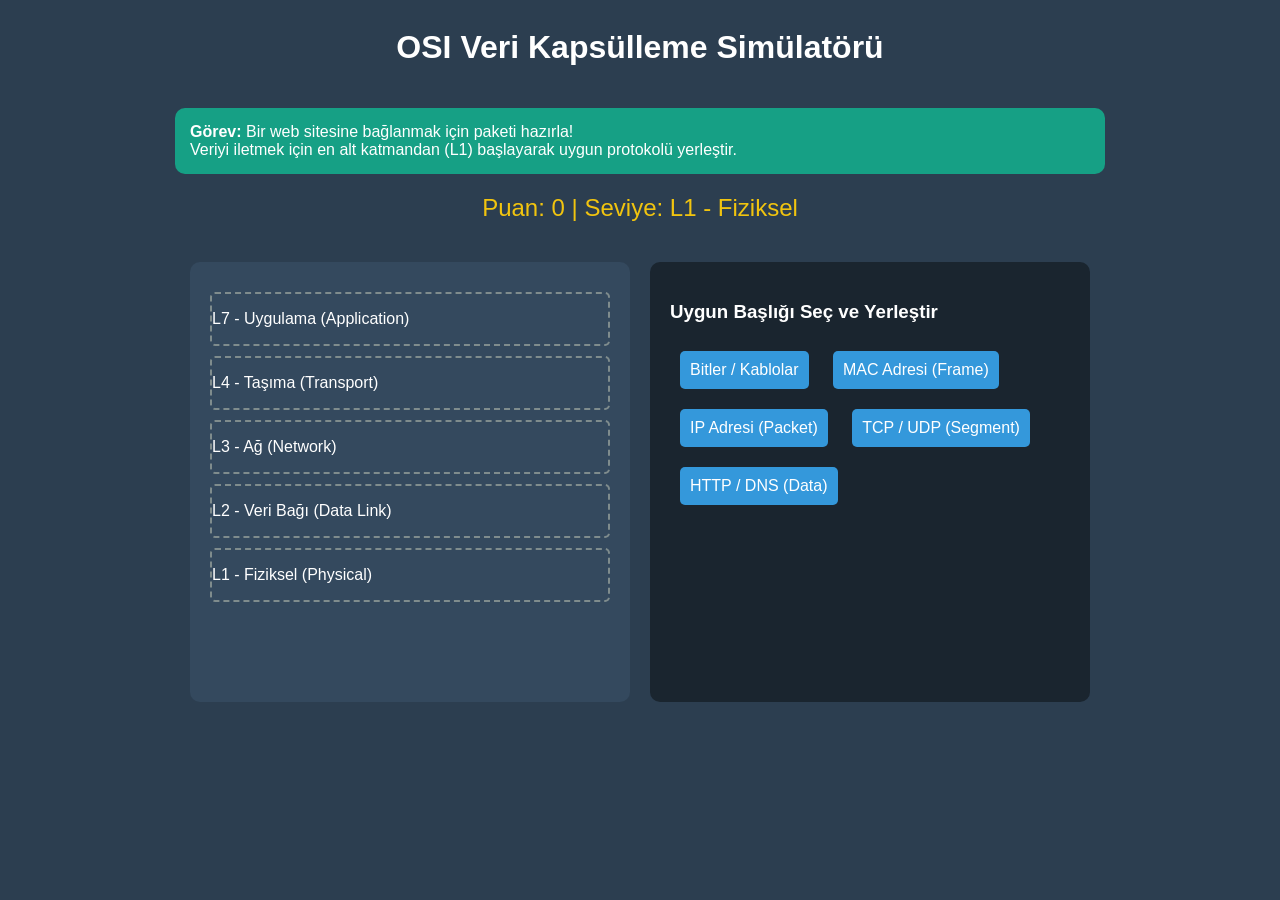
<file: index.html>
﻿<!DOCTYPE html>
<html lang="tr">
<head>
<meta charset="UTF-8">
<title>OSI Katman Eğitmeni</title>

<style>
:root {
  --primary: #3498db;
  --success: #2ecc71;
  --error: #e74c3c;
  --dark: #2c3e50;
}

body {
  font-family: "Segoe UI", sans-serif;
  background: var(--dark);
  color: white;
  display: flex;
  flex-direction: column;
  align-items: center;
}

#game-container {
  display: flex;
  gap: 20px;
  margin-top: 20px;
  width: 900px;
}

/* Sol taraf */
.stack {
  flex: 1;
  background: #34495e;
  padding: 20px;
  border-radius: 10px;
  min-height: 400px;
}

.layer-slot {
  border: 2px dashed #7f8c8d;
  height: 50px;
  margin: 10px 0;
  border-radius: 5px;
  display: flex;
  align-items: center;
}

.filled {
  background: var(--success);
  border-style: solid;
}

/* Sağ taraf */
.toolbox {
  flex: 1;
  background: #1a252f;
  padding: 20px;
  border-radius: 10px;
}

.header-card {
  background: var(--primary);
  padding: 10px;
  margin: 10px;
  border-radius: 5px;
  cursor: grab;
  display: inline-block;
}

#info-panel {
  width: 900px;
  background: #16a085;
  padding: 15px;
  margin-top: 20px;
  border-radius: 10px;
}

.score-board {
  font-size: 1.5rem;
  margin: 20px;
  color: #f1c40f;
}
</style>
</head>

<body>

<h1>OSI Veri Kapsülleme Simülatörü</h1>

<div id="info-panel">
  <strong>Görev:</strong> Bir web sitesine bağlanmak için paketi hazırla!<br>
  <span id="instruction">
    Veriyi iletmek için en alt katmandan (L1) başlayarak uygun protokolü yerleştir.
  </span>
</div>

<div class="score-board">
  Puan: <span id="score">0</span> |
  Seviye: <span id="level">L1 - Fiziksel</span>
</div>

<div id="game-container">

  <div class="stack" id="osi-stack">
    <div class="layer-slot" data-layer="7">L7 - Uygulama (Application)</div>
    <div class="layer-slot" data-layer="4">L4 - Taşıma (Transport)</div>
    <div class="layer-slot" data-layer="3">L3 - Ağ (Network)</div>
    <div class="layer-slot" data-layer="2">L2 - Veri Bağı (Data Link)</div>
    <div class="layer-slot" data-layer="1">L1 - Fiziksel (Physical)</div>
  </div>

  <div class="toolbox">
    <h3>Uygun Başlığı Seç ve Yerleştir</h3>

    <div class="header-card" draggable="true" ondragstart="drag(event)" id="h-bits">
      Bitler / Kablolar
    </div>

    <div class="header-card" draggable="true" ondragstart="drag(event)" id="h-mac">
      MAC Adresi (Frame)
    </div>

    <div class="header-card" draggable="true" ondragstart="drag(event)" id="h-ip">
      IP Adresi (Packet)
    </div>

    <div class="header-card" draggable="true" ondragstart="drag(event)" id="h-tcp">
      TCP / UDP (Segment)
    </div>

    <div class="header-card" draggable="true" ondragstart="drag(event)" id="h-http">
      HTTP / DNS (Data)
    </div>

  </div>

</div>

<script>

let score = 0;
let currentStep = 1;

const correctMapping = {
  1: "h-bits",
  2: "h-mac",
  3: "h-ip",
  4: "h-tcp",
  7: "h-http"
};

const descriptions = {
  1: "L1 tamam! Sinyaller elektrik/ışık olarak hazır.",
  2: "L2 tamam! Yerel ağdaki MAC adresleri eklendi.",
  3: "L3 tamam! Internet rotası için IP başlığı eklendi.",
  4: "L4 tamam! Portlar (80, 443) ve hata kontrol sağlandı.",
  7: "L7 tamam! Kullanıcı verisi (HTTP) paketlendi. Veri gönderiliyor!"
};

// sürükle
function drag(ev) {
  ev.dataTransfer.setData("text", ev.target.id);
}

// bırakma
document.querySelectorAll('.layer-slot').forEach(slot => {

  slot.ondragover = (e) => e.preventDefault();

  slot.ondrop = function(ev) {
    ev.preventDefault();

    const data = ev.dataTransfer.getData("text");
    const layerNum = parseInt(this.getAttribute("data-layer"));

    if (layerNum === currentStep && correctMapping[layerNum] === data) {

      this.classList.add("filled");
      this.innerText = document.getElementById(data).innerText + " ✔";

      score += 20;
      document.getElementById("score").innerText = score;

      document.getElementById("instruction").innerText =
        descriptions[currentStep];

      if (currentStep === 4) {
        currentStep = 7;
      } else if (currentStep === 7) {
        alert("TEBRİKLER! Veri paketini başarıyla kapsüllediniz ve ağa gönderdiniz.");
        resetGame();
      } else {
        currentStep++;
      }

      document.getElementById("level").innerText = "L" + currentStep;

    } else {
      alert("Yanlış Katman! OSI modeline göre sıralama hatalı.");
      score = Math.max(0, score - 10);
      document.getElementById("score").innerText = score;
    }
  };
});

function resetGame() {
  location.reload();
}

</script>

</body>
</html>
</file>
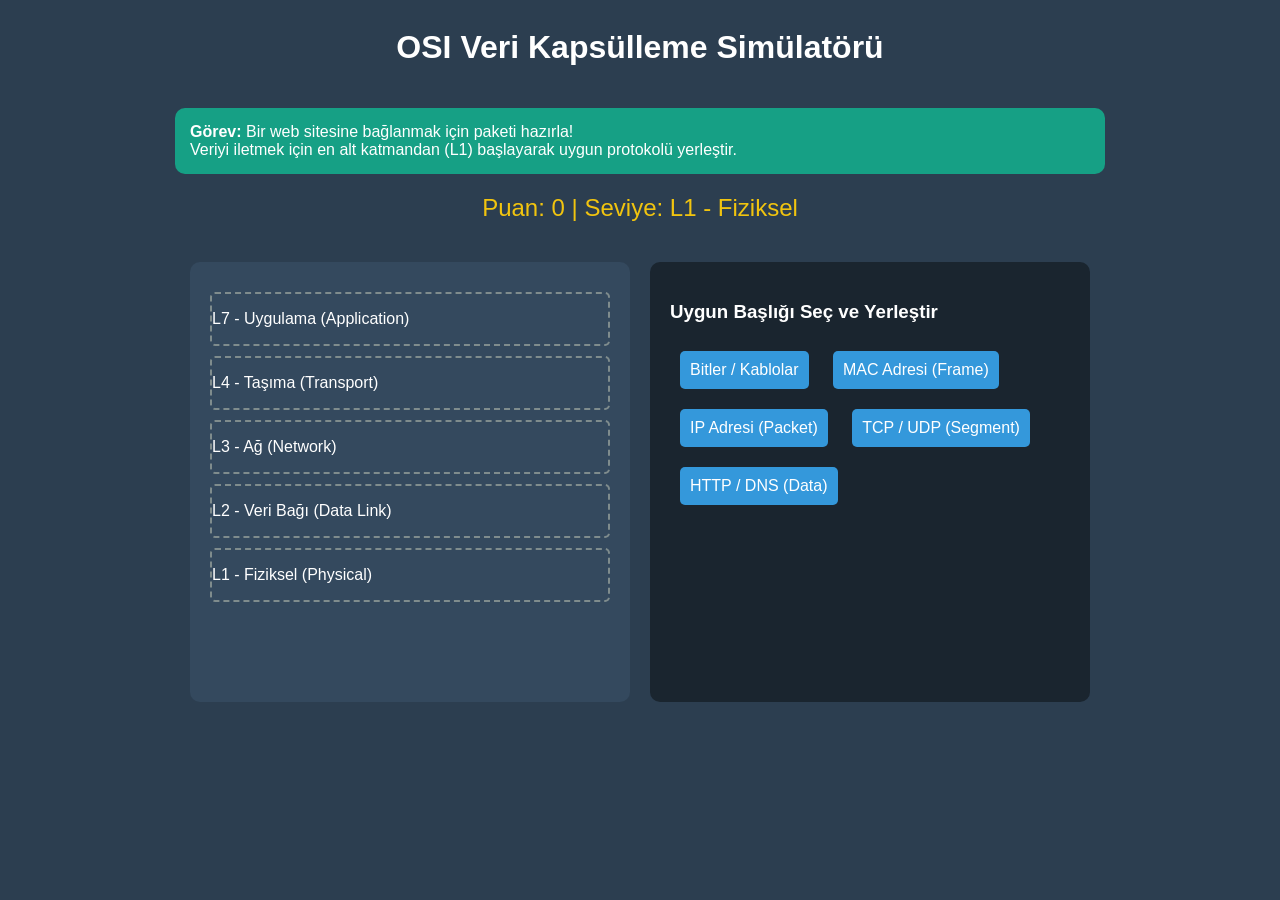
<file: Oyun (üretken yapay zeka)/index.html>
<!DOCTYPE html>
<html lang="tr">
<head>
<meta charset="UTF-8">
<title>OSI Katman Eğitmeni</title>

<style>
:root {
  --primary: #3498db;
  --success: #2ecc71;
  --error: #e74c3c;
  --dark: #2c3e50;
}

body {
  font-family: "Segoe UI", sans-serif;
  background: var(--dark);
  color: white;
  display: flex;
  flex-direction: column;
  align-items: center;
}

#game-container {
  display: flex;
  gap: 20px;
  margin-top: 20px;
  width: 900px;
}

/* Sol taraf */
.stack {
  flex: 1;
  background: #34495e;
  padding: 20px;
  border-radius: 10px;
  min-height: 400px;
}

.layer-slot {
  border: 2px dashed #7f8c8d;
  height: 50px;
  margin: 10px 0;
  border-radius: 5px;
  display: flex;
  align-items: center;
}

.filled {
  background: var(--success);
  border-style: solid;
}

/* Sağ taraf */
.toolbox {
  flex: 1;
  background: #1a252f;
  padding: 20px;
  border-radius: 10px;
}

.header-card {
  background: var(--primary);
  padding: 10px;
  margin: 10px;
  border-radius: 5px;
  cursor: grab;
  display: inline-block;
}

#info-panel {
  width: 900px;
  background: #16a085;
  padding: 15px;
  margin-top: 20px;
  border-radius: 10px;
}

.score-board {
  font-size: 1.5rem;
  margin: 20px;
  color: #f1c40f;
}
</style>
</head>

<body>

<h1>OSI Veri Kapsülleme Simülatörü</h1>

<div id="info-panel">
  <strong>Görev:</strong> Bir web sitesine bağlanmak için paketi hazırla!<br>
  <span id="instruction">
    Veriyi iletmek için en alt katmandan (L1) başlayarak uygun protokolü yerleştir.
  </span>
</div>

<div class="score-board">
  Puan: <span id="score">0</span> |
  Seviye: <span id="level">L1 - Fiziksel</span>
</div>

<div id="game-container">

  <div class="stack" id="osi-stack">
    <div class="layer-slot" data-layer="7">L7 - Uygulama (Application)</div>
    <div class="layer-slot" data-layer="4">L4 - Taşıma (Transport)</div>
    <div class="layer-slot" data-layer="3">L3 - Ağ (Network)</div>
    <div class="layer-slot" data-layer="2">L2 - Veri Bağı (Data Link)</div>
    <div class="layer-slot" data-layer="1">L1 - Fiziksel (Physical)</div>
  </div>

  <div class="toolbox">
    <h3>Uygun Başlığı Seç ve Yerleştir</h3>

    <div class="header-card" draggable="true" ondragstart="drag(event)" id="h-bits">
      Bitler / Kablolar
    </div>

    <div class="header-card" draggable="true" ondragstart="drag(event)" id="h-mac">
      MAC Adresi (Frame)
    </div>

    <div class="header-card" draggable="true" ondragstart="drag(event)" id="h-ip">
      IP Adresi (Packet)
    </div>

    <div class="header-card" draggable="true" ondragstart="drag(event)" id="h-tcp">
      TCP / UDP (Segment)
    </div>

    <div class="header-card" draggable="true" ondragstart="drag(event)" id="h-http">
      HTTP / DNS (Data)
    </div>

  </div>

</div>

<script>

let score = 0;
let currentStep = 1;

const correctMapping = {
  1: "h-bits",
  2: "h-mac",
  3: "h-ip",
  4: "h-tcp",
  7: "h-http"
};

const descriptions = {
  1: "L1 tamam! Sinyaller elektrik/ışık olarak hazır.",
  2: "L2 tamam! Yerel ağdaki MAC adresleri eklendi.",
  3: "L3 tamam! Internet rotası için IP başlığı eklendi.",
  4: "L4 tamam! Portlar (80, 443) ve hata kontrol sağlandı.",
  7: "L7 tamam! Kullanıcı verisi (HTTP) paketlendi. Veri gönderiliyor!"
};

// sürükle
function drag(ev) {
  ev.dataTransfer.setData("text", ev.target.id);
}

// bırakma
document.querySelectorAll('.layer-slot').forEach(slot => {

  slot.ondragover = (e) => e.preventDefault();

  slot.ondrop = function(ev) {
    ev.preventDefault();

    const data = ev.dataTransfer.getData("text");
    const layerNum = parseInt(this.getAttribute("data-layer"));

    if (layerNum === currentStep && correctMapping[layerNum] === data) {

      this.classList.add("filled");
      this.innerText = document.getElementById(data).innerText + " ✔";

      score += 20;
      document.getElementById("score").innerText = score;

      document.getElementById("instruction").innerText =
        descriptions[currentStep];

      if (currentStep === 4) {
        currentStep = 7;
      } else if (currentStep === 7) {
        alert("TEBRİKLER! Veri paketini başarıyla kapsüllediniz ve ağa gönderdiniz.");
        resetGame();
      } else {
        currentStep++;
      }

      document.getElementById("level").innerText = "L" + currentStep;

    } else {
      alert("Yanlış Katman! OSI modeline göre sıralama hatalı.");
      score = Math.max(0, score - 10);
      document.getElementById("score").innerText = score;
    }
  };
});

function resetGame() {
  location.reload();
}

</script>

</body>
</html>
</file>
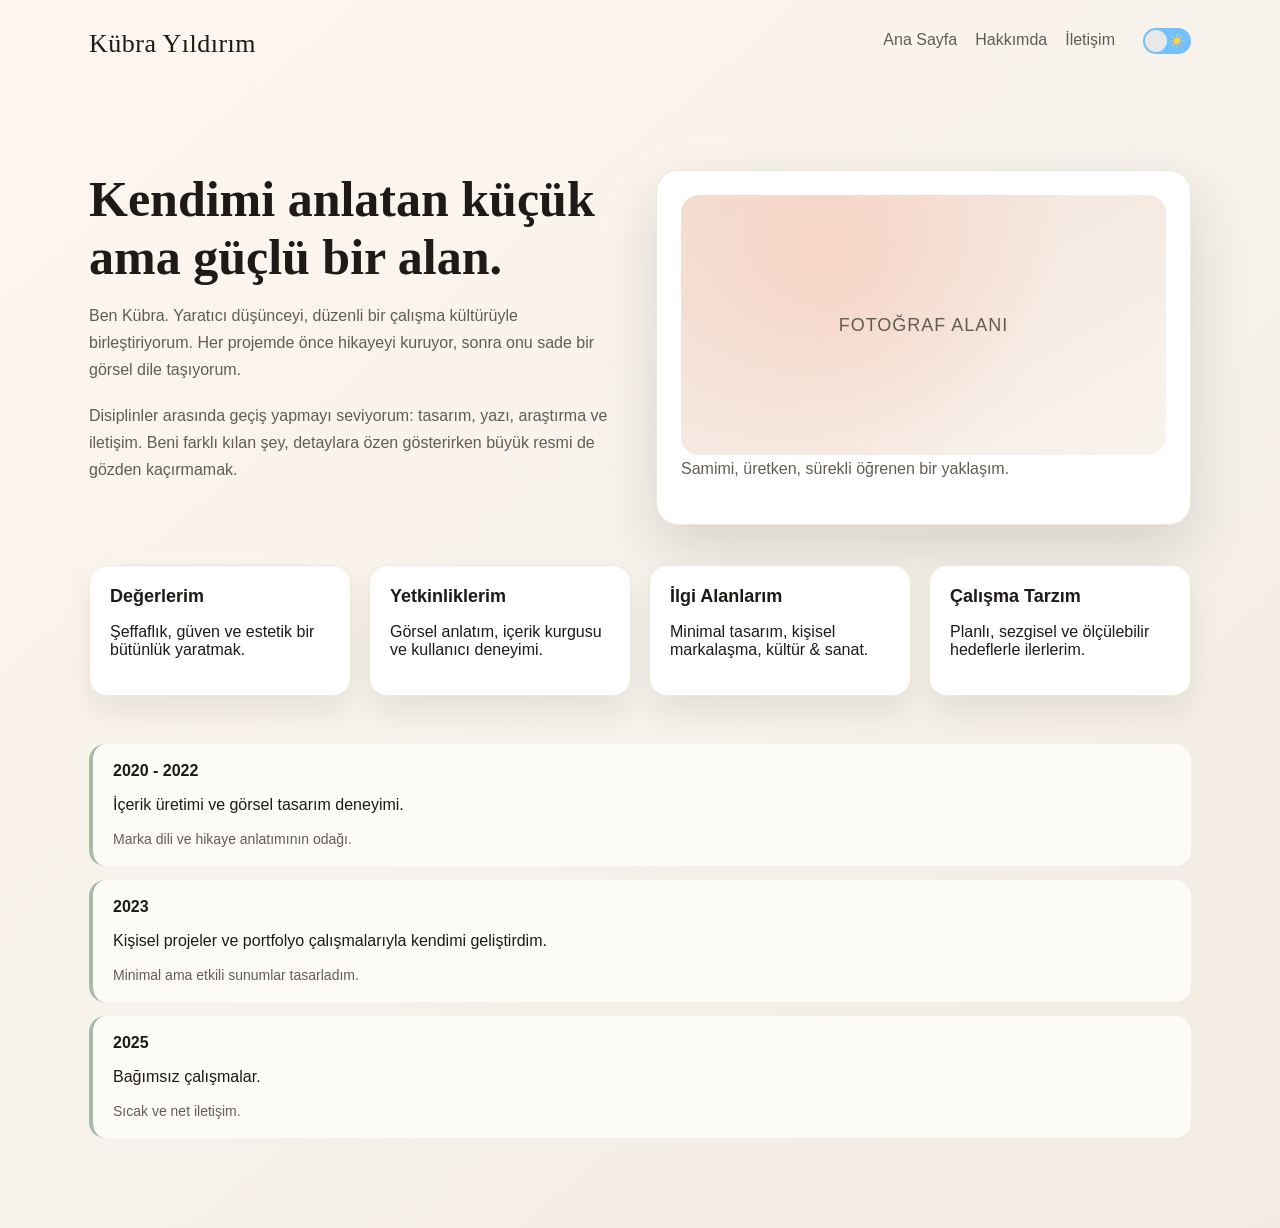
<file: about.html>
﻿<!doctype html>
<html lang="tr">
  <head>
    <meta charset="utf-8" />
    <meta name="viewport" content="width=device-width, initial-scale=1" />
    <meta
      name="description"
      content="Kübra hakkımda. Yolculuk, değerler ve yetkinlikler."
    />
    <meta name="author" content="Kübra" />
    <meta name="robots" content="index, follow" />
    <meta name="theme-color" content="#f6f1ea" />
    <meta property="og:title" content="Kübra | Hakkımda" />
    <meta
      property="og:description"
      content="Kübra hakkımda. Yolculuk, değerler ve yetkinlikler."
    />
    <meta property="og:type" content="website" />
    <meta property="og:locale" content="tr_TR" />
    <meta property="og:site_name" content="Kübra" />
    <title>Kübra | Hakkımda</title>
    <link rel="stylesheet" href="style.css" />
    <script src="script.js" defer></script>
  </head>
  <body class="about">
    <div class="page">
      <header>
        <div class="logo">Kübra Yıldırım</div>
        <div class="header-actions">
          <nav>
            <a href="index.html">Ana Sayfa</a>
            <a href="about.html">Hakkımda</a>
            <a href="contact.html">İletişim</a>
          </nav>
          <!-- From Uiverse.io by andrew-demchenk0 -->
          <label class="switch">
            <span class="sun"
              ><svg xmlns="http://www.w3.org/2000/svg" viewBox="0 0 24 24">
                <g fill="#ffd43b">
                  <circle r="5" cy="12" cx="12"></circle>
                  <path
                    d="m21 13h-1a1 1 0 0 1 0-2h1a1 1 0 0 1 0 2zm-17 0h-1a1 1 0 0 1 0-2h1a1 1 0 0 1 0 2zm13.66-5.66a1 1 0 0 1 -.66-.29 1 1 0 0 1 0-1.41l.71-.71a1 1 0 1 1 1.41 1.41l-.71.71a1 1 0 0 1 -.75.29zm-12.02 12.02a1 1 0 0 1 -.71-.29 1 1 0 0 1 0-1.41l.71-.66a1 1 0 0 1 1.41 1.41l-.71.71a1 1 0 0 1 -.7.24zm6.36-14.36a1 1 0 0 1 -1-1v-1a1 1 0 0 1 2 0v1a1 1 0 0 1 -1 1zm0 17a1 1 0 0 1 -1-1v-1a1 1 0 0 1 2 0v1a1 1 0 0 1 -1 1zm-5.66-14.66a1 1 0 0 1 -.7-.29l-.71-.71a1 1 0 0 1 1.41-1.41l.71.71a1 1 0 0 1 0 1.41 1 1 0 0 1 -.71.29zm12.02 12.02a1 1 0 0 1 -.7-.29l-.66-.71a1 1 0 0 1 1.36-1.36l.71.71a1 1 0 0 1 0 1.41 1 1 0 0 1 -.71.24z"
                  ></path>
                </g></svg
            ></span>
            <span class="moon"
              ><svg xmlns="http://www.w3.org/2000/svg" viewBox="0 0 384 512">
                <path
                  d="m223.5 32c-123.5 0-223.5 100.3-223.5 224s100 224 223.5 224c60.6 0 115.5-24.2 155.8-63.4 5-4.9 6.3-12.5 3.1-18.7s-10.1-9.7-17-8.5c-9.8 1.7-19.8 2.6-30.1 2.6-96.9 0-175.5-78.8-175.5-176 0-65.8 36-123.1 89.3-153.3 6.1-3.5 9.2-10.5 7.7-17.3s-7.3-11.9-14.3-12.5c-6.3-.5-12.6-.8-19-.8z"
                ></path></svg
            ></span>
            <input type="checkbox" class="input" aria-label="Tema değiştir" />
            <span class="slider"></span>
          </label>
        </div>
      </header>

      <section class="intro fade-in">
        <div>
          <h1>Kendimi anlatan küçük ama güçlü bir alan.</h1>
          <p>
            Ben Kübra. Yaratıcı düşünceyi, düzenli bir çalışma kültürüyle birleştiriyorum.
            Her projemde önce hikayeyi kuruyor, sonra onu sade bir görsel dile taşıyorum.
          </p>
          <p>
            Disiplinler arasında geçiş yapmayı seviyorum: tasarım, yazı, araştırma ve
            iletişim. Beni farklı kılan şey, detaylara özen gösterirken büyük resmi de
            gözden kaçırmamak.
          </p>
        </div>
        <div class="portrait">
          <div class="shape">FOTOĞRAF ALANI</div>
          <p>Samimi, üretken, sürekli öğrenen bir yaklaşım.</p>
        </div>
      </section>

      <section class="cards fade-in">
        <div class="card">
          <h4>Değerlerim</h4>
          <p>Şeffaflık, güven ve estetik bir bütünlük yaratmak.</p>
        </div>
        <div class="card">
          <h4>Yetkinliklerim</h4>
          <p>Görsel anlatım, içerik kurgusu ve kullanıcı deneyimi.</p>
        </div>
        <div class="card">
          <h4>İlgi Alanlarım</h4>
          <p>Minimal tasarım, kişisel markalaşma, kültür &amp; sanat.</p>
        </div>
        <div class="card">
          <h4>Çalışma Tarzım</h4>
          <p>Planlı, sezgisel ve ölçülebilir hedeflerle ilerlerim.</p>
        </div>
      </section>

      <section class="timeline fade-in">
        <div class="timeline-item">
          <strong>2020 - 2022</strong>
          <p>İçerik üretimi ve görsel tasarım deneyimi.</p>
          <span>Marka dili ve hikaye anlatımının odağı.</span>
        </div>
        <div class="timeline-item">
          <strong>2023</strong>
          <p>Kişisel projeler ve portfolyo çalışmalarıyla kendimi geliştirdim.</p>
          <span>Minimal ama etkili sunumlar tasarladım.</span>
        </div>
        <div class="timeline-item">
          <strong>2025</strong>
          <p>Bağımsız çalışmalar.</p>
          <span>Sıcak ve net iletişim.</span>
        </div>
      </section>
    </div>
  </body>
</html>
</file>
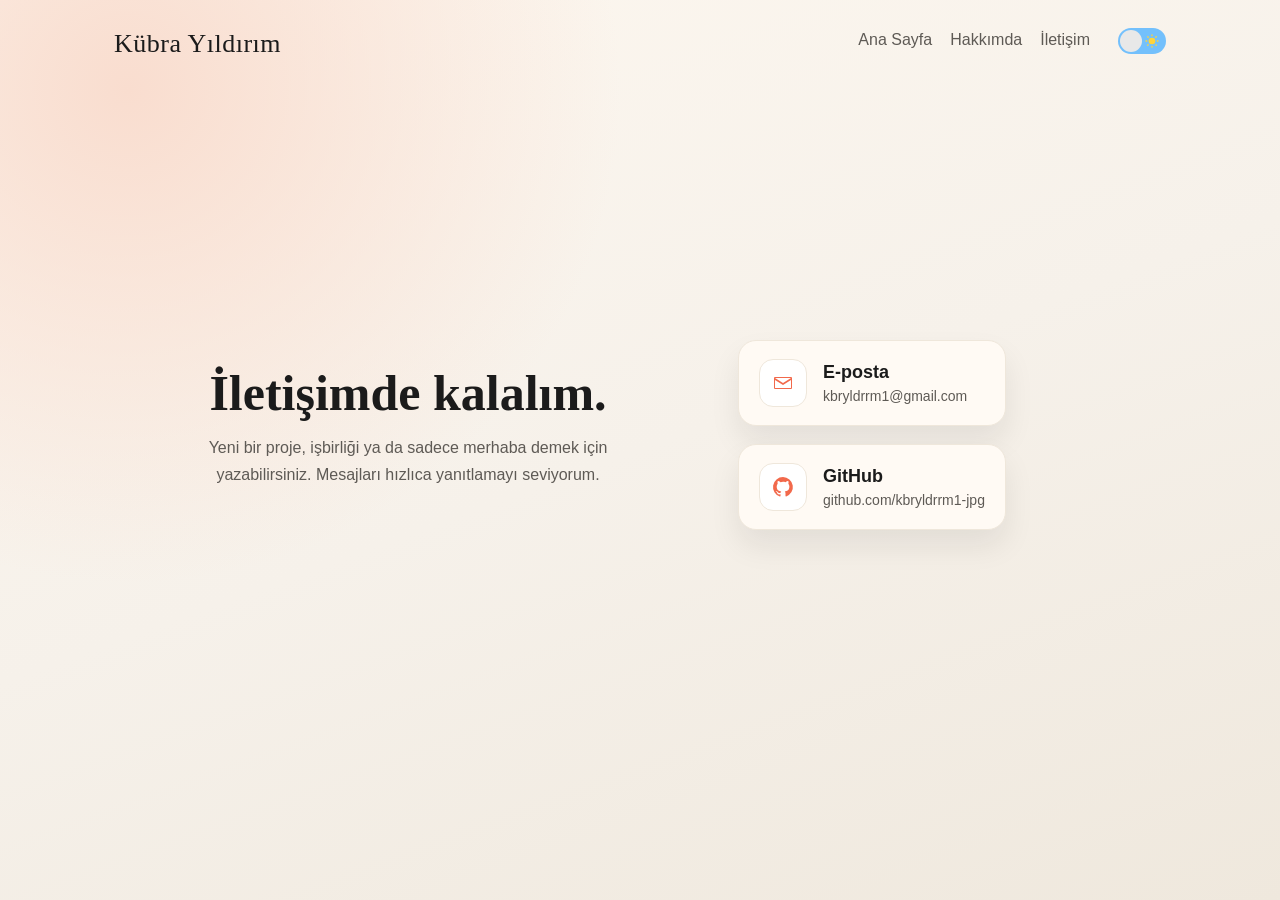
<file: contact.html>
﻿<!doctype html>
<html lang="tr">
  <head>
    <meta charset="utf-8" />
    <meta name="viewport" content="width=device-width, initial-scale=1" />
    <meta
      name="description"
      content="Kübra iletişim. Proje ve işbirliği için ulaşın."
    />
    <meta name="author" content="Kübra" />
    <meta name="robots" content="index, follow" />
    <meta name="theme-color" content="#f6f1ea" />
    <meta property="og:title" content="Kübra | İletişim" />
    <meta
      property="og:description"
      content="Kübra iletişim. Proje ve işbirliği için ulaşın."
    />
    <meta property="og:type" content="website" />
    <meta property="og:locale" content="tr_TR" />
    <meta property="og:site_name" content="Kübra" />
    <title>Kübra | İletişim</title>
    <link rel="stylesheet" href="style.css" />
    <script src="script.js" defer></script>
  </head>
  <body class="contact">
    <div class="page">
      <header>
        <div class="logo">Kübra Yıldırım</div>
        <div class="header-actions">
          <nav>
            <a href="index.html">Ana Sayfa</a>
            <a href="about.html">Hakkımda</a>
            <a href="contact.html">İletişim</a>
          </nav>
          <label class="switch">
            <span class="sun"
              ><svg xmlns="http://www.w3.org/2000/svg" viewBox="0 0 24 24">
                <g fill="#ffd43b">
                  <circle r="5" cy="12" cx="12"></circle>
                  <path
                    d="m21 13h-1a1 1 0 0 1 0-2h1a1 1 0 0 1 0 2zm-17 0h-1a1 1 0 0 1 0-2h1a1 1 0 0 1 0 2zm13.66-5.66a1 1 0 0 1 -.66-.29 1 1 0 0 1 0-1.41l.71-.71a1 1 0 1 1 1.41 1.41l-.71.71a1 1 0 0 1 -.75.29zm-12.02 12.02a1 1 0 0 1 -.71-.29 1 1 0 0 1 0-1.41l.71-.66a1 1 0 0 1 1.41 1.41l-.71.71a1 1 0 0 1 -.7.24zm6.36-14.36a1 1 0 0 1 -1-1v-1a1 1 0 0 1 2 0v1a1 1 0 0 1 -1 1zm0 17a1 1 0 0 1 -1-1v-1a1 1 0 0 1 2 0v1a1 1 0 0 1 -1 1zm-5.66-14.66a1 1 0 0 1 -.7-.29l-.71-.71a1 1 0 0 1 1.41-1.41l.71.71a1 1 0 0 1 0 1.41 1 1 0 0 1 -.71.29zm12.02 12.02a1 1 0 0 1 -.7-.29l-.66-.71a1 1 0 0 1 1.36-1.36l.71.71a1 1 0 0 1 0 1.41 1 1 0 0 1 -.71.24z"
                  ></path>
                </g></svg
            ></span>
            <span class="moon"
              ><svg xmlns="http://www.w3.org/2000/svg" viewBox="0 0 384 512">
                <path
                  d="m223.5 32c-123.5 0-223.5 100.3-223.5 224s100 224 223.5 224c60.6 0 115.5-24.2 155.8-63.4 5-4.9 6.3-12.5 3.1-18.7s-10.1-9.7-17-8.5c-9.8 1.7-19.8 2.6-30.1 2.6-96.9 0-175.5-78.8-175.5-176 0-65.8 36-123.1 89.3-153.3 6.1-3.5 9.2-10.5 7.7-17.3s-7.3-11.9-14.3-12.5c-6.3-.5-12.6-.8-19-.8z"
                ></path></svg
            ></span>
            <input type="checkbox" class="input" aria-label="Tema değiştir" />
            <span class="slider"></span>
          </label>
        </div>
      </header>

      <section class="contact fade-in">
        <div>
          <h1>İletişimde kalalım.</h1>
          <p>
            Yeni bir proje, işbirliği ya da sadece merhaba demek için yazabilirsiniz.
            Mesajları hızlıca yanıtlamayı seviyorum.
          </p>
        </div>
        <div class="contact-links">
          <a class="contact-link" href="mailto:kbryldrrm1@gmail.com" aria-label="E-posta gönder">
            <span class="icon" aria-hidden="true">
              <svg viewBox="0 0 24 24" role="img" focusable="false">
                <path
                  d="M4 6h16a1 1 0 0 1 1 1v10a1 1 0 0 1-1 1H4a1 1 0 0 1-1-1V7a1 1 0 0 1 1-1Zm8 6 8-5H4l8 5Zm-8 5h16V9l-8 5-8-5v8Z"
                  fill="currentColor"
                />
              </svg>
            </span>
            <span>
              <strong>E-posta</strong>
              <span>kbryldrrm1@gmail.com</span>
            </span>
          </a>
          <a
            class="contact-link"
            href="https://github.com/kbryldrrm1-jpg"
            target="_blank"
            rel="noreferrer"
            aria-label="GitHub profilini aç"
          >
            <span class="icon" aria-hidden="true">
              <svg viewBox="0 0 24 24" role="img" focusable="false">
                <path
                  d="M12 2a10 10 0 0 0-3.16 19.49c.5.1.68-.22.68-.48v-1.7c-2.77.6-3.35-1.33-3.35-1.33-.45-1.16-1.1-1.47-1.1-1.47-.9-.63.07-.62.07-.62 1 .08 1.52 1.03 1.52 1.03.9 1.53 2.36 1.09 2.94.84.1-.66.35-1.09.64-1.34-2.21-.25-4.54-1.11-4.54-4.95 0-1.1.39-2 1.02-2.71-.1-.25-.45-1.27.1-2.65 0 0 .84-.27 2.75 1.03A9.56 9.56 0 0 1 12 6.8c.85 0 1.7.12 2.5.35 1.9-1.3 2.75-1.03 2.75-1.03.55 1.38.2 2.4.1 2.65.63.7 1.02 1.6 1.02 2.71 0 3.85-2.34 4.7-4.56 4.95.36.3.69.9.69 1.82v2.7c0 .26.18.59.69.48A10 10 0 0 0 12 2Z"
                  fill="currentColor"
                />
              </svg>
            </span>
            <span>
              <strong>GitHub</strong>
              <span>github.com/kbryldrrm1-jpg</span>
            </span>
          </a>
        </div>
      </section>
    </div>
  </body>
</html>
</file>
<file: style.css>
:root {
        color-scheme: light;
        --ink: #1b1b1b;
        --muted: #5b5b5b;
        --bg: #f7f2ea;
        --card: #ffffff;
        --accent: #f2694b;
        --accent-dark: #d9492c;
        --sage: #9bb79c;
        --shadow: 0 24px 60px rgba(27, 27, 27, 0.12);
        --page-bg: radial-gradient(circle at top left, #fff6e9 0%, var(--bg) 45%, #f3efe7 100%);
      }

      html[data-theme="dark"] {
        color-scheme: dark;
        --ink: #f4f1ea;
        --muted: #b6b0a6;
        --bg: #161311;
        --card: #1f1b18;
        --accent: #f07d62;
        --accent-dark: #d8624a;
        --sage: #6f8f7a;
        --shadow: 0 24px 60px rgba(0, 0, 0, 0.45);
        --page-bg: radial-gradient(circle at top left, #2a241f 0%, #171412 45%, #0f0d0b 100%);
      }

      html[data-theme="dark"] .hero-card,
      html[data-theme="dark"] .stat,
      html[data-theme="dark"] .feature-tile,
      html[data-theme="dark"] .mood-card,
      html[data-theme="dark"] .strip-card,
      html[data-theme="dark"] .gallery-tags span,
      html[data-theme="dark"] .about .portrait,
      html[data-theme="dark"] .about .card,
      html[data-theme="dark"] .about .timeline-item,
      html[data-theme="dark"] .contact .contact-link {
        background: var(--card);
        border-color: rgba(255, 255, 255, 0.12);
      }

      html[data-theme="dark"] .contact .icon {
        background: #141110;
        border-color: rgba(255, 255, 255, 0.12);
      }

      * {
        box-sizing: border-box;
      }

      body {
        margin: 0;
        font-family: "Space Grotesk", "IBM Plex Sans", "Segoe UI", sans-serif;
        color: var(--ink);
        background: var(--page-bg);
        min-height: 100vh;
      }

      a {
        color: inherit;
        text-decoration: none;
      }

      .page {
        max-width: 1100px;
        margin: 0 auto;
        padding: 28px 24px 80px;
      }

      header {
        display: flex;
        align-items: center;
        justify-content: space-between;
        gap: 16px;
      }

      .header-actions {
        display: flex;
        align-items: center;
        gap: 28px;
      }

      .header-actions nav {
        align-items: center;
      }

      .header-actions .switch {
        margin-bottom: 6px;
      }

      .logo {
        font-family: "Playfair Display", "Times New Roman", serif;
        font-size: 26px;
        letter-spacing: 0.5px;
      }

      nav {
        display: flex;
        gap: 18px;
        font-weight: 500;
        color: var(--muted);
      }

      nav a {
        padding-bottom: 6px;
        border-bottom: 2px solid transparent;
        transition: border-color 0.2s ease, color 0.2s ease;
        display: inline-flex;
        align-items: center;
      }

      nav a:hover,
      nav a:focus {
        color: var(--ink);
        border-color: var(--accent);
      }

      /* From Uiverse.io by andrew-demchenk0 */
      .switch {
        font-size: 14px;
        position: relative;
        display: inline-block;
        width: 48px;
        height: 26px;
        align-self: center;
      }

      .switch input {
        opacity: 0;
        width: 0;
        height: 0;
      }

      .slider {
        position: absolute;
        cursor: pointer;
        top: 0;
        left: 0;
        right: 0;
        bottom: 0;
        background-color: #73c0fc;
        transition: 0.4s;
        border-radius: 30px;
      }

      .slider::before {
        position: absolute;
        content: "";
        height: 22px;
        width: 22px;
        border-radius: 20px;
        left: 2px;
        bottom: 2px;
        z-index: 2;
        background-color: #e8e8e8;
        transition: 0.4s;
      }

      .sun svg {
        position: absolute;
        top: 5px;
        left: 26px;
        z-index: 1;
        width: 16px;
        height: 16px;
      }

      .moon svg {
        fill: #73c0fc;
        position: absolute;
        top: 5px;
        left: 6px;
        z-index: 1;
        width: 16px;
        height: 16px;
      }

      .sun svg {
        animation: rotate 15s linear infinite;
      }

      @keyframes rotate {
        0% {
          transform: rotate(0);
        }
        100% {
          transform: rotate(360deg);
        }
      }

      .moon svg {
        animation: tilt 5s linear infinite;
      }

      @keyframes tilt {
        0% {
          transform: rotate(0deg);
        }
        25% {
          transform: rotate(-10deg);
        }
        75% {
          transform: rotate(10deg);
        }
        100% {
          transform: rotate(0deg);
        }
      }

      .input:checked + .slider {
        background-color: #183153;
      }

      .input:focus + .slider {
        box-shadow: 0 0 1px #183153;
      }

      .input:checked + .slider::before {
        transform: translateX(22px);
      }

      .hero {
        display: grid;
        grid-template-columns: repeat(auto-fit, minmax(260px, 1fr));
        gap: 32px;
        margin-top: 48px;
        align-items: center;
      }

      .hero h1 {
        font-family: "Playfair Display", "Times New Roman", serif;
        font-size: clamp(36px, 4vw, 54px);
        margin: 0 0 16px;
      }

      .hero p {
        color: var(--muted);
        line-height: 1.7;
        margin: 0 0 24px;
      }

      .cta-row {
        display: flex;
        gap: 16px;
        flex-wrap: wrap;
      }

      .button {
        background: var(--accent);
        color: #fff;
        padding: 12px 22px;
        border-radius: 999px;
        font-weight: 600;
        box-shadow: 0 12px 24px rgba(242, 105, 75, 0.25);
        transition: transform 0.2s ease, box-shadow 0.2s ease;
      }

      .button.secondary {
        background: transparent;
        color: var(--ink);
        border: 1px solid #dad2c6;
        box-shadow: none;
      }

      .button:hover,
      .button:focus {
        transform: translateY(-2px);
        box-shadow: 0 16px 32px rgba(242, 105, 75, 0.28);
      }

      .button.secondary:hover,
      .button.secondary:focus {
        box-shadow: 0 10px 20px rgba(27, 27, 27, 0.12);
      }

      .hero-card {
        background: var(--card);
        border-radius: 24px;
        padding: 28px;
        box-shadow: var(--shadow);
        position: relative;
        overflow: hidden;
      }

      .hero-card::before {
        content: "";
        position: absolute;
        top: -60px;
        right: -60px;
        width: 160px;
        height: 160px;
        border-radius: 50%;
        background: radial-gradient(circle, #f9d9c8 0%, rgba(249, 217, 200, 0) 70%);
      }

      .badge {
        display: inline-flex;
        align-items: center;
        gap: 8px;
        font-size: 14px;
        color: var(--muted);
        background: #f4efe7;
        padding: 6px 12px;
        border-radius: 999px;
      }

      .stats {
        display: grid;
        grid-template-columns: repeat(auto-fit, minmax(140px, 1fr));
        gap: 16px;
        margin-top: 24px;
      }

      .stat {
        background: #fdfbf8;
        border-radius: 18px;
        padding: 16px;
        border: 1px solid #efe7db;
      }

      .stat strong {
        font-size: 20px;
        display: block;
        margin-bottom: 4px;
      }

      .gallery {
        margin-top: 48px;
      }

      .gallery h2 {
        font-family: "Playfair Display", "Times New Roman", serif;
        font-size: clamp(28px, 3vw, 38px);
        margin: 0 0 16px;
      }

      .gallery p {
        color: var(--muted);
        margin: 0 0 24px;
        line-height: 1.6;
      }

      .gallery-header {
        display: flex;
        align-items: center;
        justify-content: space-between;
        gap: 24px;
        flex-wrap: wrap;
        margin-bottom: 28px;
      }

      .gallery-tags {
        display: flex;
        gap: 10px;
        flex-wrap: wrap;
        font-size: 13px;
        color: var(--muted);
      }

      .gallery-tags span {
        padding: 6px 12px;
        border-radius: 999px;
        border: 1px solid #e9dfd2;
        background: #fff;
      }

      .gallery-layout {
        display: grid;
        grid-template-columns: minmax(260px, 1.2fr) minmax(220px, 0.8fr);
        gap: 20px;
        align-items: stretch;
      }

      .feature-tile {
        position: relative;
        border-radius: 26px;
        overflow: hidden;
        box-shadow: var(--shadow);
        border: 1px solid #efe7db;
      }

      .feature-tile::after {
        content: "";
        position: absolute;
        inset: 0;
        background: linear-gradient(180deg, rgba(27, 27, 27, 0) 45%, rgba(27, 27, 27, 0.6) 100%);
      }

      .feature-tile img {
        width: 100%;
        height: 100%;
        min-height: 360px;
        object-fit: cover;
        display: block;
        transform: scale(1.02);
        transition: transform 0.3s ease;
        cursor: zoom-in;
      }

      .feature-tile:hover img,
      .feature-tile:focus-within img {
        transform: scale(1.06);
      }

      .feature-caption {
        position: absolute;
        bottom: 22px;
        left: 24px;
        right: 24px;
        color: #fff;
        z-index: 1;
      }

      .feature-caption strong {
        display: block;
        font-size: 20px;
        margin-bottom: 6px;
      }

      .feature-caption span {
        font-size: 14px;
        opacity: 0.85;
      }

      .mood-stack {
        display: grid;
        gap: 16px;
      }

      .mood-card {
        background: var(--card);
        border: 1px solid #efe7db;
        border-radius: 20px;
        padding: 14px;
        box-shadow: 0 16px 30px rgba(27, 27, 27, 0.08);
      }

      .mood-card img {
        width: 100%;
        height: 190px;
        object-fit: cover;
        border-radius: 16px;
        cursor: zoom-in;
        transition: transform 0.25s ease;
      }

      .mood-card:hover img,
      .mood-card:focus-within img {
        transform: scale(1.02);
      }

      .mood-card figcaption {
        margin-top: 12px;
        color: var(--muted);
        font-size: 14px;
        line-height: 1.5;
      }

      .gallery-strip {
        display: grid;
        grid-template-columns: repeat(auto-fit, minmax(220px, 1fr));
        gap: 16px;
        margin-top: 20px;
      }

      .strip-card {
        display: grid;
        grid-template-columns: 110px 1fr;
        gap: 14px;
        align-items: center;
        padding: 14px;
        border-radius: 18px;
        background: #fffaf4;
        border: 1px solid #efe7db;
      }

      .strip-card img {
        width: 100%;
        height: 90px;
        object-fit: cover;
        border-radius: 14px;
        cursor: zoom-in;
      }

      .strip-card strong {
        display: block;
        margin-bottom: 6px;
      }

      .strip-card span {
        color: var(--muted);
        font-size: 13px;
      }

      .lightbox {
        position: fixed;
        inset: 0;
        background: rgba(17, 17, 17, 0.7);
        display: flex;
        align-items: center;
        justify-content: center;
        opacity: 0;
        pointer-events: none;
        transition: opacity 0.2s ease;
        z-index: 10;
        padding: 24px;
      }

      .lightbox.open {
        opacity: 1;
        pointer-events: auto;
      }

      .lightbox img {
        max-width: min(100%, 960px);
        max-height: 80vh;
        border-radius: 18px;
        box-shadow: 0 24px 60px rgba(0, 0, 0, 0.25);
      }

      footer {
        margin-top: 72px;
        color: var(--muted);
        font-size: 14px;
        display: flex;
        justify-content: space-between;
        flex-wrap: wrap;
        gap: 12px;
      }

      .fade-in {
        animation: fadeInUp 0.8s ease both;
      }

      @keyframes fadeInUp {
        from {
          opacity: 0;
          transform: translateY(18px);
        }
        to {
          opacity: 1;
          transform: translateY(0);
        }
      }

      @media (max-width: 720px) {
        header {
          flex-direction: column;
          align-items: flex-start;
        }

        .header-actions {
          width: 100%;
          justify-content: space-between;
          flex-wrap: wrap;
        }

        nav {
          flex-wrap: wrap;
        }

        .gallery-layout {
          grid-template-columns: 1fr;
        }

        .feature-tile img {
          min-height: 260px;
        }

        .strip-card {
          grid-template-columns: 1fr;
        }

        .strip-card img {
          height: 160px;
        }
      }

      body.about {
        --ink: #1d1a17;
        --muted: #645c54;
        --bg: #f6f1ea;
        --card: #ffffff;
        --accent: #f2694b;
        --leaf: #a5bca6;
        --shadow: 0 24px 60px rgba(29, 26, 23, 0.14);
        --page-bg: linear-gradient(140deg, #fdf7ef 0%, var(--bg) 55%, #f1ebe1 100%);
        background: var(--page-bg);
      }

      html[data-theme="dark"] body.about {
        --ink: #f4f1ea;
        --muted: #bcb4a9;
        --bg: #1a1613;
        --card: #231e1a;
        --accent: #f07d62;
        --leaf: #6f8f7a;
        --shadow: 0 24px 60px rgba(0, 0, 0, 0.5);
        --page-bg: linear-gradient(140deg, #251f1a 0%, #171412 55%, #0f0d0b 100%);
      }

      .about .page {
        max-width: 1150px;
        padding: 28px 24px 90px;
      }

      .about .intro {
        display: grid;
        grid-template-columns: repeat(auto-fit, minmax(260px, 1fr));
        gap: 32px;
        margin-top: 110px;
        align-items: start;
      }

      .about .intro h1 {
        font-family: "Playfair Display", "Times New Roman", serif;
        font-size: clamp(34px, 4vw, 50px);
        margin: 0 0 16px;
      }

      .about .intro p {
        color: var(--muted);
        line-height: 1.7;
        margin: 0 0 18px;
      }

      .about .portrait {
        background: var(--card);
        padding: 24px;
        border-radius: 22px;
        box-shadow: var(--shadow);
        border: 1px solid #efe7db;
      }

      .about .portrait .shape {
        height: 260px;
        border-radius: 18px;
        background:
          radial-gradient(circle at 30% 20%, #f7d5c6 0%, rgba(247, 213, 198, 0) 60%),
          linear-gradient(150deg, #f1e0d6 0%, #f9f4ee 100%);
        display: flex;
        align-items: center;
        justify-content: center;
        font-size: 18px;
        color: var(--muted);
        letter-spacing: 1px;
      }

      .about .cards {
        margin-top: 40px;
        display: grid;
        grid-template-columns: repeat(auto-fit, minmax(220px, 1fr));
        gap: 18px;
      }

      .about .card {
        background: var(--card);
        border-radius: 18px;
        padding: 20px;
        border: 1px solid #efe7db;
        box-shadow: 0 16px 30px rgba(29, 26, 23, 0.08);
      }

      .about .card h4 {
        margin: 0 0 10px;
        font-size: 18px;
      }

      .about .timeline {
        margin-top: 48px;
        display: grid;
        gap: 14px;
      }

      .about .timeline-item {
        background: #fdfbf8;
        border-radius: 16px;
        padding: 18px 20px;
        border-left: 4px solid var(--leaf);
      }

      .about .timeline-item span {
        font-size: 14px;
        color: var(--muted);
      }

      body.contact {
        --ink: #1b1b1b;
        --muted: #5e5a55;
        --bg: #f6f1ea;
        --card: #ffffff;
        --accent: #f2694b;
        --mint: #a9c6b0;
        --shadow: 0 24px 60px rgba(27, 27, 27, 0.14);
        --page-bg:
          radial-gradient(circle at 10% 10%, #f9ddcf 0%, rgba(249, 221, 207, 0) 35%),
          linear-gradient(160deg, #fdf7ef 0%, var(--bg) 50%, #efe8dd 100%);
        background: var(--page-bg);
      }

      html[data-theme="dark"] body.contact {
        --ink: #f4f1ea;
        --muted: #bcb4a9;
        --bg: #1a1613;
        --card: #241f1b;
        --accent: #f07d62;
        --mint: #6c8b7a;
        --shadow: 0 24px 60px rgba(0, 0, 0, 0.5);
        --page-bg:
          radial-gradient(circle at 10% 10%, rgba(240, 125, 98, 0.25) 0%, rgba(240, 125, 98, 0) 35%),
          linear-gradient(160deg, #231e1a 0%, #171412 50%, #0f0d0b 100%);
      }

      .contact .page {
        max-width: 1100px;
        padding: 28px 24px 90px;
        min-height: 100vh;
        display: flex;
        flex-direction: column;
      }

      .contact .contact {
        margin-top: 0;
        display: grid;
        grid-template-columns: repeat(auto-fit, minmax(260px, 1fr));
        gap: 28px;
        align-items: center;
        justify-items: center;
        max-width: 900px;
        margin-left: auto;
        margin-right: auto;
        flex: 1;
        place-content: center;
      }

      .contact .contact > div:first-child {
        text-align: center;
      }

      .contact .contact h1 {
        font-family: "Playfair Display", "Times New Roman", serif;
        font-size: clamp(34px, 4vw, 50px);
        margin: 0 0 12px;
      }

      .contact .contact p {
        color: var(--muted);
        line-height: 1.7;
        margin: 0 0 18px;
      }

      .contact .contact-links {
        display: grid;
        gap: 18px;
      }

      .contact .contact-link {
        display: flex;
        align-items: center;
        gap: 16px;
        padding: 18px 20px;
        border-radius: 18px;
        background: #fffaf4;
        border: 1px solid #efe7db;
        box-shadow: 0 16px 30px rgba(27, 27, 27, 0.08);
        transition: transform 0.2s ease, box-shadow 0.2s ease;
      }

      .contact .contact-link:hover,
      .contact .contact-link:focus {
        transform: translateY(-2px);
        box-shadow: 0 20px 40px rgba(27, 27, 27, 0.12);
      }

      .contact .contact-link strong {
        display: block;
        font-size: 18px;
        margin-bottom: 4px;
      }

      .contact .contact-link span span {
        color: var(--muted);
        font-size: 14px;
      }

      .contact .icon {
        width: 48px;
        height: 48px;
        border-radius: 14px;
        display: grid;
        place-items: center;
        background: #fff;
        border: 1px solid #efe7db;
        color: var(--accent);
      }

      .contact .icon svg {
        width: 24px;
        height: 24px;
      }
</file>
